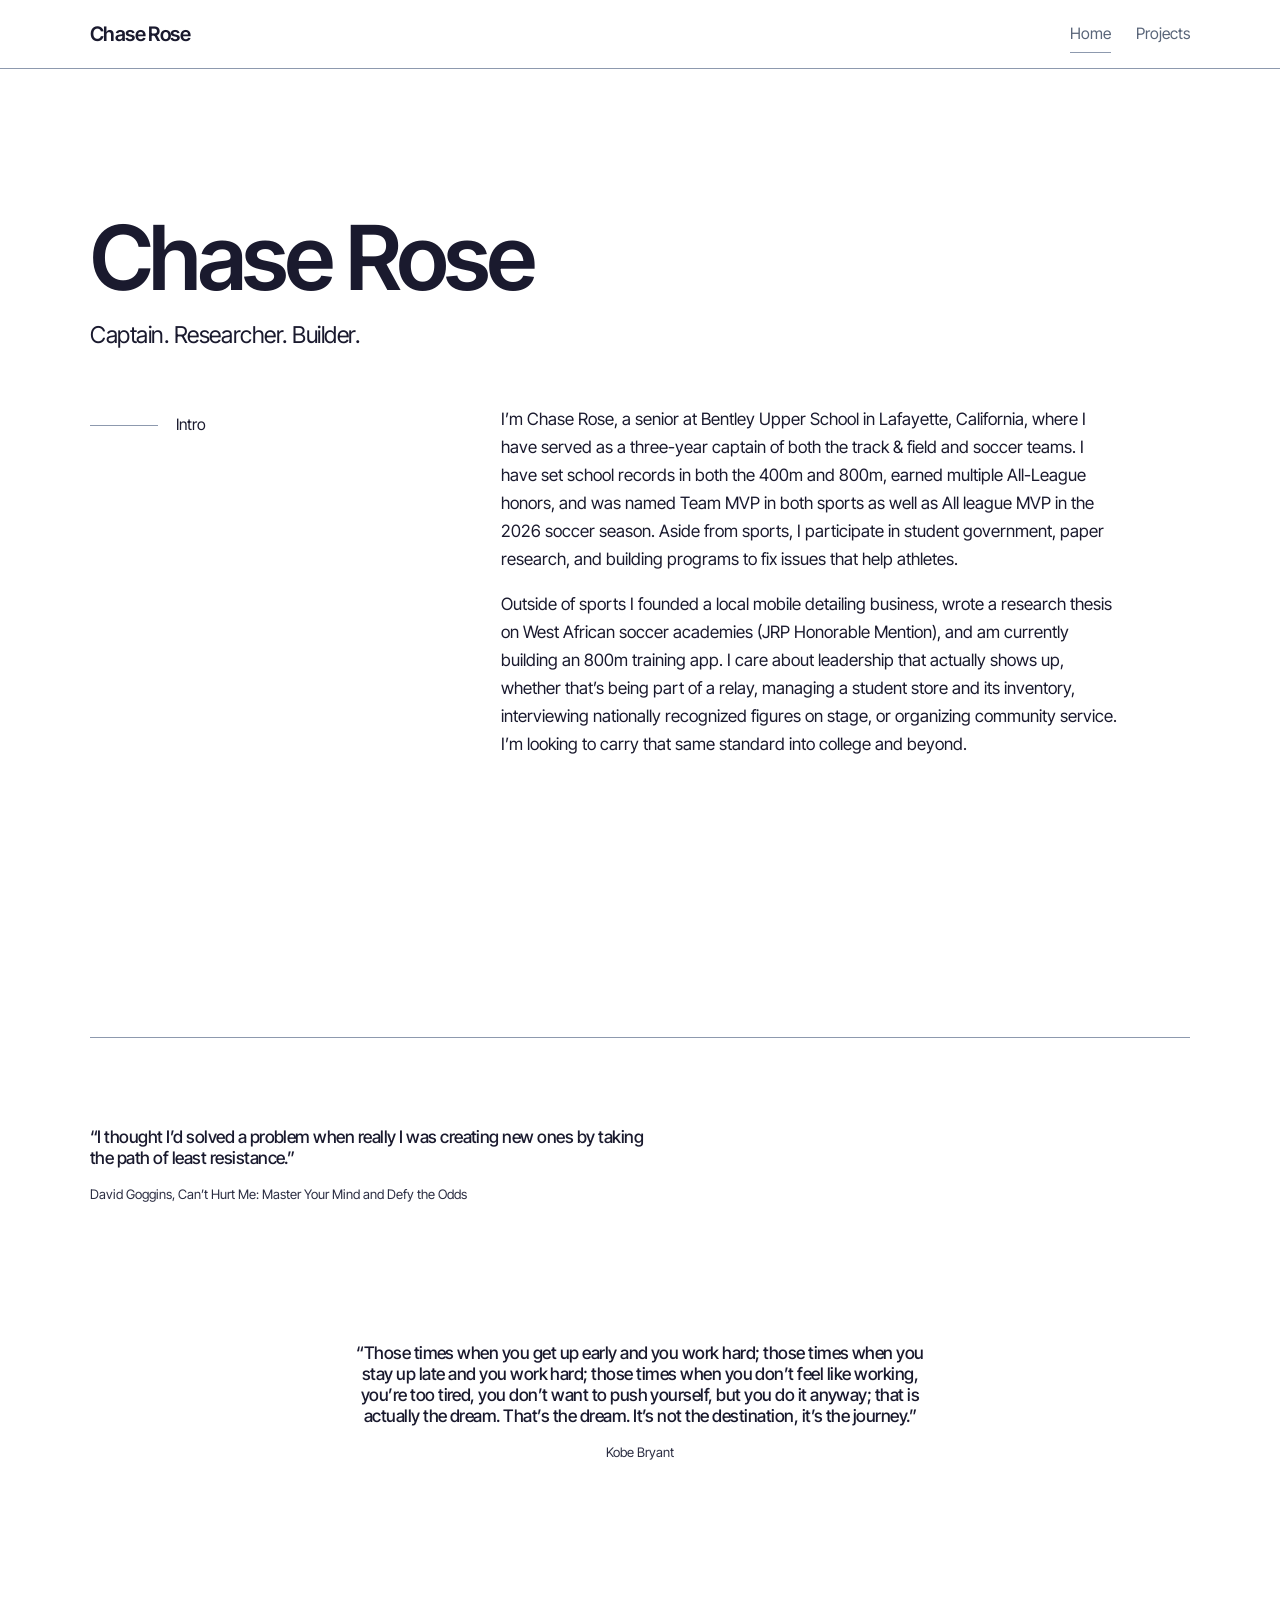
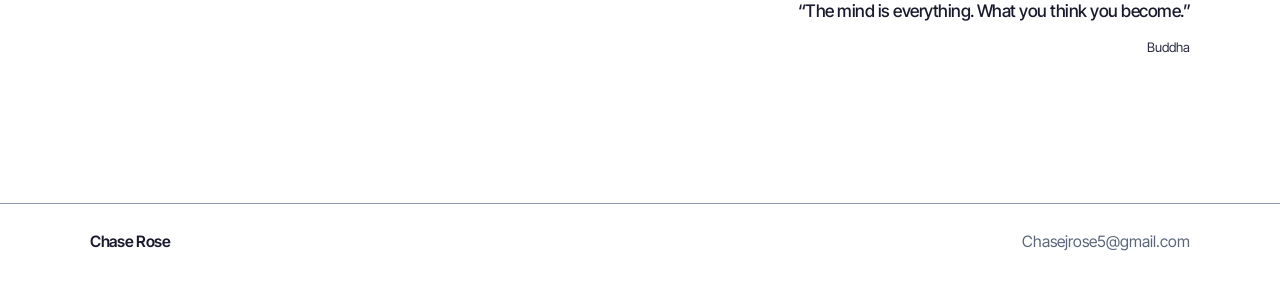
<file: index.html>
<!DOCTYPE html>
<html lang="en">
<head>
  <meta charset="UTF-8">
  <meta name="viewport" content="width=device-width, initial-scale=1">
  <title>Chase Rose</title>
  <meta name="description" content="Personal portfolio of Chase Rose. An origin story, what he is building, and life on the track and the field.">
  <meta name="theme-color" content="#FFFFFF">
  <link rel="icon" href="favicon.svg" type="image/svg+xml">
  <link rel="preconnect" href="https://fonts.googleapis.com">
  <link rel="preconnect" href="https://fonts.gstatic.com" crossorigin>
  <link href="https://fonts.googleapis.com/css2?family=Inter+Tight:ital,wght@0,400;0,500;0,600;1,400;1,500&display=swap" rel="stylesheet">
  <link rel="stylesheet" href="css/styles.css">
  <script>
    if (window.matchMedia("(prefers-reduced-motion: no-preference)").matches) {
      document.documentElement.classList.add("js");
    }
  </script>
</head>
<body>
  <a class="skip" href="#main">Skip to content</a>

  <!-- EDIT: name (also in the footer and the <title>) and email -->
  <header class="site-header">
    <div class="header-inner wrap">
      <a class="brand" href="index.html">Chase Rose</a>
      <button class="nav-toggle" type="button" aria-expanded="false" aria-controls="site-nav">
        <span class="sr-only">Menu</span>
        <span class="bars" aria-hidden="true"></span>
      </button>
      <nav class="site-nav" id="site-nav" aria-label="Primary">
        <ul class="nav-links">
          <li><a href="index.html" aria-current="page">Home</a></li>
          <li><a href="projects.html">Projects</a></li>
        </ul>
      </nav>
    </div>
  </header>

  <main id="main">
    <div class="wrap">
      <div class="home-fold">
        <section class="hero">
          <!-- EDIT: name -->
          <h1 class="rise">Chase Rose</h1>
          <!-- EDIT: tagline -->
          <p class="tagline rise d1">Captain. Researcher. Builder.</p>
        </section>

        <section class="intro" aria-labelledby="intro-label">
          <div class="intro-kicker reveal">
            <span class="rule" aria-hidden="true"></span>
            <span id="intro-label">Intro</span>
          </div>
          <div class="intro-copy stagger">
            <!-- EDIT: bio -->
            <p class="reveal">I’m Chase Rose, a senior at Bentley Upper School in Lafayette, California, where I have served as a three-year captain of both the track &amp; field and soccer teams. I have set school records in both the 400m and 800m, earned multiple All-League honors, and was named Team MVP in both sports as well as All league MVP in the 2026 soccer season. Aside from sports, I participate in student government, paper research, and building programs to fix issues that help athletes.</p>
            <p class="reveal">Outside of sports I founded a local mobile detailing business, wrote a research thesis on West African soccer academies (JRP Honorable Mention), and am currently building an 800m training app. I care about leadership that actually shows up, whether that’s being part of a relay, managing a student store and its inventory, interviewing nationally recognized figures on stage, or organizing community service. I’m looking to carry that same standard into college and beyond.</p>
          </div>
        </section>

        <div class="scroll-hint" aria-hidden="true">&#8595;</div>
      </div>

      <!-- EDIT: quotes and attributions -->
      <section class="quotes stagger" aria-label="Quotes">
        <figure class="quote reveal">
          <blockquote>
            <p>&ldquo;I thought I&rsquo;d solved a problem when really I was creating new ones by taking the path of least resistance.&rdquo;</p>
          </blockquote>
          <figcaption>David Goggins, Can&rsquo;t Hurt Me: Master Your Mind and Defy the Odds</figcaption>
        </figure>
        <figure class="quote reveal">
          <blockquote>
            <p>&ldquo;Those times when you get up early and you work hard; those times when you stay up late and you work hard; those times when you don&rsquo;t feel like working, you&rsquo;re too tired, you don&rsquo;t want to push yourself, but you do it anyway; that is actually the dream. That&rsquo;s the dream. It&rsquo;s not the destination, it&rsquo;s the journey.&rdquo;</p>
          </blockquote>
          <figcaption>Kobe Bryant</figcaption>
        </figure>
        <figure class="quote reveal">
          <blockquote>
            <p>&ldquo;The mind is everything. What you think you become.&rdquo;</p>
          </blockquote>
          <figcaption>Buddha</figcaption>
        </figure>
      </section>
    </div>
  </main>

  <footer class="site-footer">
    <div class="wrap footer-inner">
      <!-- EDIT: name and email -->
      <p class="footer-name">Chase Rose</p>
      <a href="mailto:Chasejrose5@gmail.com">Chasejrose5@gmail.com</a>
    </div>
  </footer>

  <script src="js/main.js"></script>
</body>
</html>
</file>
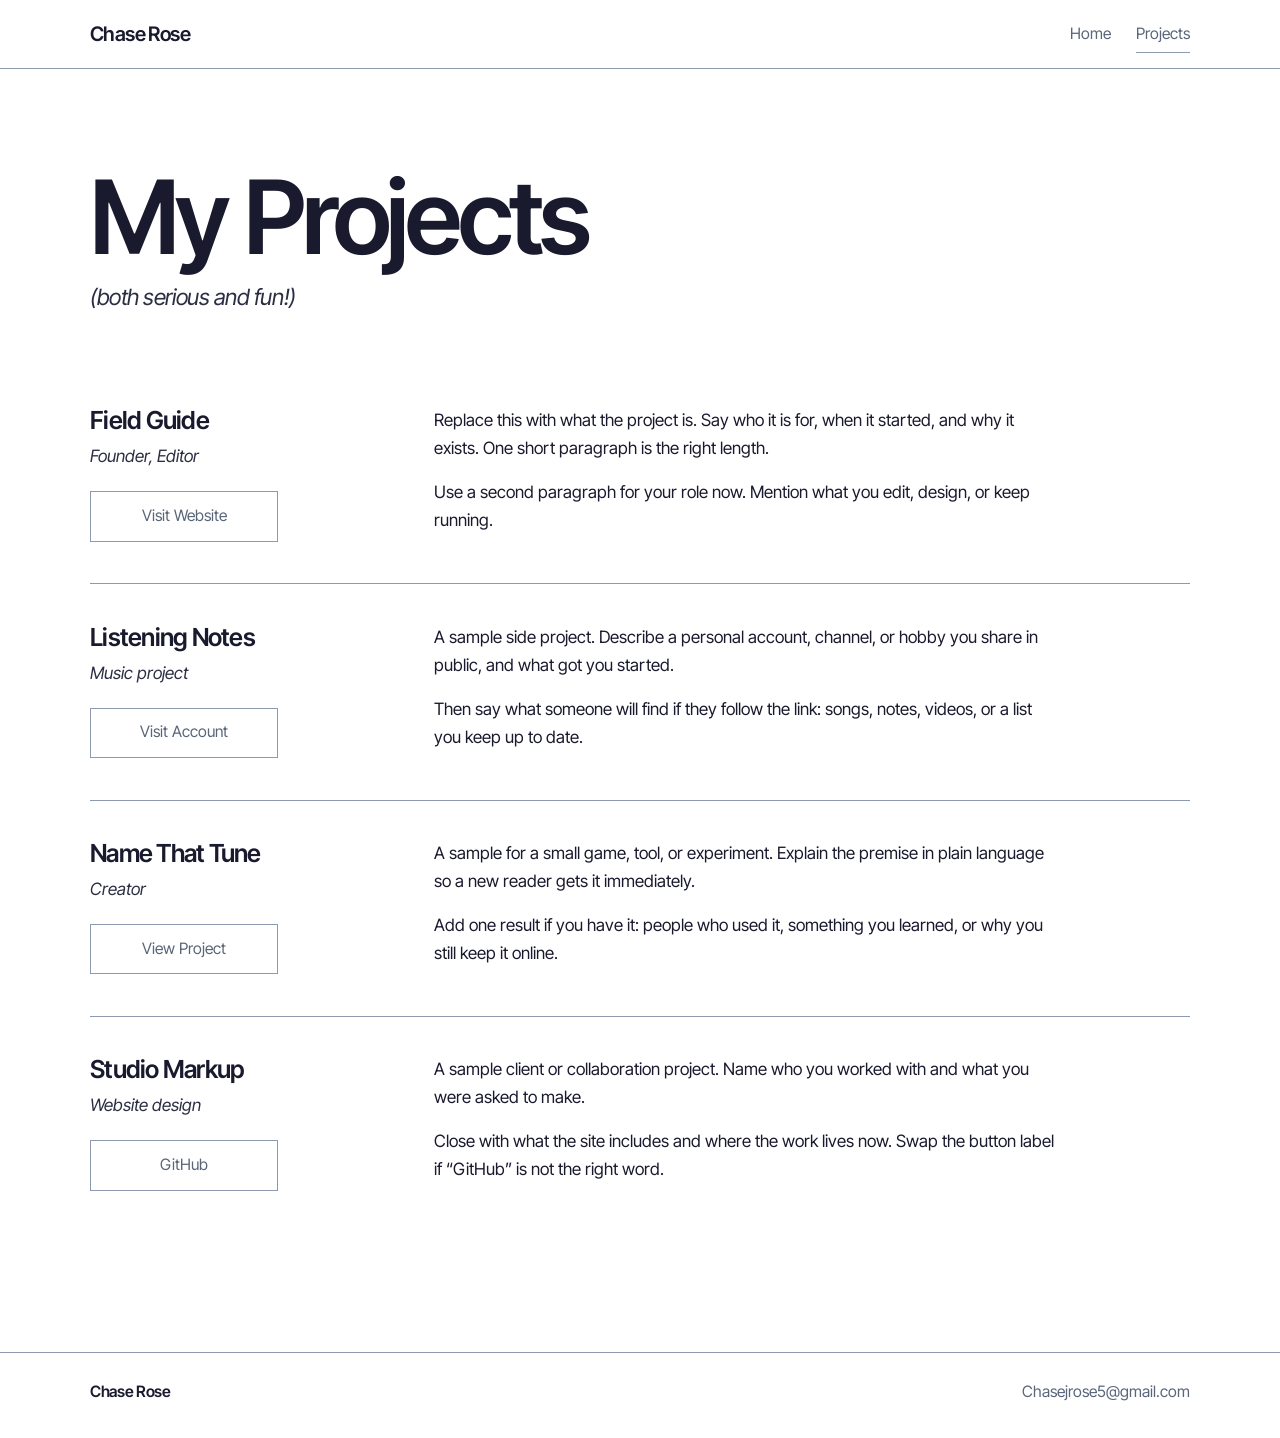
<file: projects.html>
<!DOCTYPE html>
<html lang="en">
<head>
  <meta charset="UTF-8">
  <meta name="viewport" content="width=device-width, initial-scale=1">
  <title>Projects — Chase Rose</title>
  <meta name="description" content="Selected projects by Chase Rose.">
  <meta name="theme-color" content="#FFFFFF">
  <link rel="icon" href="favicon.svg" type="image/svg+xml">
  <link rel="preconnect" href="https://fonts.googleapis.com">
  <link rel="preconnect" href="https://fonts.gstatic.com" crossorigin>
  <link href="https://fonts.googleapis.com/css2?family=Inter+Tight:ital,wght@0,400;0,500;0,600;1,400;1,500&display=swap" rel="stylesheet">
  <link rel="stylesheet" href="css/styles.css">
  <script>
    if (window.matchMedia("(prefers-reduced-motion: no-preference)").matches) {
      document.documentElement.classList.add("js");
    }
  </script>
</head>
<body>
  <a class="skip" href="#main">Skip to content</a>

  <!-- EDIT: name (also in the footer and the <title>) and email -->
  <header class="site-header">
    <div class="header-inner wrap">
      <a class="brand" href="index.html">Chase Rose</a>
      <button class="nav-toggle" type="button" aria-expanded="false" aria-controls="site-nav">
        <span class="sr-only">Menu</span>
        <span class="bars" aria-hidden="true"></span>
      </button>
      <nav class="site-nav" id="site-nav" aria-label="Primary">
        <ul class="nav-links">
          <li><a href="index.html">Home</a></li>
          <li><a href="projects.html" aria-current="page">Projects</a></li>
        </ul>
      </nav>
    </div>
  </header>

  <main id="main">
    <div class="wrap">
      <header class="page-head">
        <h1 class="page-title rise">My Projects</h1>
        <p class="page-kicker rise d1">(both serious and fun!)</p>
      </header>

      <!-- EDIT: each project is one <article>. Change the title, role, paragraphs, link text, and href. -->
      <div class="project-list">
        <article class="project reveal">
          <div class="project-meta">
            <h2>Field Guide</h2>
            <p class="role">Founder, Editor</p>
            <a class="text-btn" href="https://github.com" target="_blank" rel="noopener noreferrer">Visit Website<span class="sr-only"> (opens in a new tab)</span></a>
          </div>
          <div class="project-body">
            <p>Replace this with what the project is. Say who it is for, when it started, and why it exists. One short paragraph is the right length.</p>
            <p>Use a second paragraph for your role now. Mention what you edit, design, or keep running.</p>
          </div>
        </article>

        <article class="project reveal">
          <div class="project-meta">
            <h2>Listening Notes</h2>
            <p class="role">Music project</p>
            <a class="text-btn" href="https://www.instagram.com" target="_blank" rel="noopener noreferrer">Visit Account<span class="sr-only"> (opens in a new tab)</span></a>
          </div>
          <div class="project-body">
            <p>A sample side project. Describe a personal account, channel, or hobby you share in public, and what got you started.</p>
            <p>Then say what someone will find if they follow the link: songs, notes, videos, or a list you keep up to date.</p>
          </div>
        </article>

        <article class="project reveal">
          <div class="project-meta">
            <h2>Name That Tune</h2>
            <p class="role">Creator</p>
            <a class="text-btn" href="https://codepen.io" target="_blank" rel="noopener noreferrer">View Project<span class="sr-only"> (opens in a new tab)</span></a>
          </div>
          <div class="project-body">
            <p>A sample for a small game, tool, or experiment. Explain the premise in plain language so a new reader gets it immediately.</p>
            <p>Add one result if you have it: people who used it, something you learned, or why you still keep it online.</p>
          </div>
        </article>

        <article class="project reveal">
          <div class="project-meta">
            <h2>Studio Markup</h2>
            <p class="role">Website design</p>
            <a class="text-btn" href="https://github.com" target="_blank" rel="noopener noreferrer">GitHub<span class="sr-only"> (opens in a new tab)</span></a>
          </div>
          <div class="project-body">
            <p>A sample client or collaboration project. Name who you worked with and what you were asked to make.</p>
            <p>Close with what the site includes and where the work lives now. Swap the button label if &ldquo;GitHub&rdquo; is not the right word.</p>
          </div>
        </article>
      </div>
    </div>
  </main>

  <footer class="site-footer">
    <div class="wrap footer-inner">
      <!-- EDIT: name and email -->
      <p class="footer-name">Chase Rose</p>
      <a href="mailto:Chasejrose5@gmail.com">Chasejrose5@gmail.com</a>
    </div>
  </footer>

  <script src="js/main.js"></script>
</body>
</html>
</file>
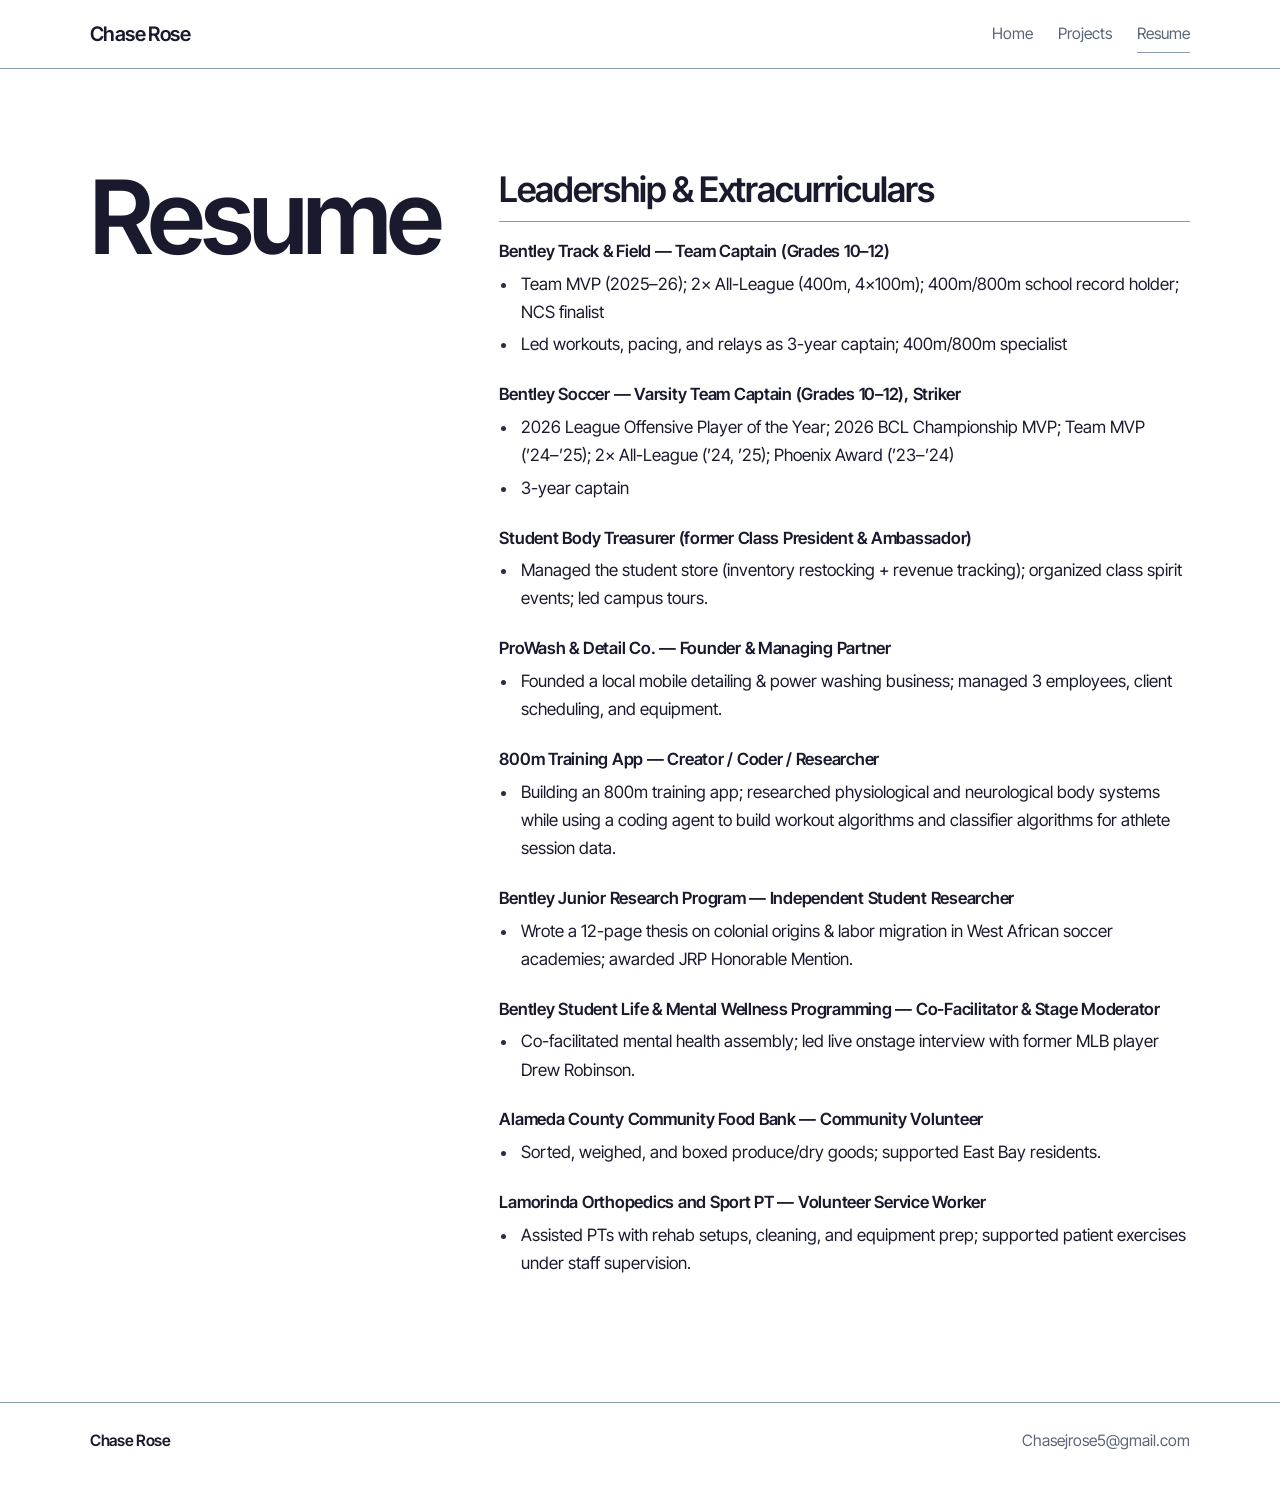
<file: resume.html>
<!DOCTYPE html>
<html lang="en">
<head>
  <meta charset="UTF-8">
  <meta name="viewport" content="width=device-width, initial-scale=1">
  <title>Resume — Chase Rose</title>
  <meta name="description" content="Resume of Chase Rose. Leadership, projects, and the rest of what he does.">
  <meta name="theme-color" content="#FFFFFF">
  <link rel="icon" href="favicon.svg" type="image/svg+xml">
  <link rel="preconnect" href="https://fonts.googleapis.com">
  <link rel="preconnect" href="https://fonts.gstatic.com" crossorigin>
  <link href="https://fonts.googleapis.com/css2?family=Inter+Tight:ital,wght@0,400;0,500;0,600;1,400;1,500&display=swap" rel="stylesheet">
  <link rel="stylesheet" href="css/styles.css">
  <script>
    if (window.matchMedia("(prefers-reduced-motion: no-preference)").matches) {
      document.documentElement.classList.add("js");
    }
  </script>
</head>
<body>
  <a class="skip" href="#main">Skip to content</a>

  <!-- EDIT: name (also in the footer and the <title>) and email -->
  <header class="site-header">
    <div class="header-inner wrap">
      <a class="brand" href="index.html">Chase Rose</a>
      <button class="nav-toggle" type="button" aria-expanded="false" aria-controls="site-nav">
        <span class="sr-only">Menu</span>
        <span class="bars" aria-hidden="true"></span>
      </button>
      <nav class="site-nav" id="site-nav" aria-label="Primary">
        <ul class="nav-links">
          <li><a href="index.html">Home</a></li>
          <li><a href="projects.html">Projects</a></li>
          <li><a href="resume.html" aria-current="page">Resume</a></li>
        </ul>
      </nav>
    </div>
  </header>

  <main id="main">
    <div class="wrap resume-layout">
      <div class="resume-title">
        <h1 class="page-title rise">Resume</h1>
      </div>

      <!-- EDIT: resume entries. Bold names are the h3s. Bullets are the list items. -->
      <div class="resume-sections">
        <section class="resume-section" aria-labelledby="leadership">
          <h2 id="leadership" class="reveal">Leadership &amp; Extracurriculars</h2>

          <article class="entry">
            <h3>Bentley Track &amp; Field — Team Captain (Grades 10–12)</h3>
            <ul class="stagger">
              <li class="reveal">Team MVP (2025–26); 2× All-League (400m, 4×100m); 400m/800m school record holder; NCS finalist</li>
              <li class="reveal">Led workouts, pacing, and relays as 3-year captain; 400m/800m specialist</li>
            </ul>
          </article>

          <article class="entry">
            <h3>Bentley Soccer — Varsity Team Captain (Grades 10–12), Striker</h3>
            <ul class="stagger">
              <li class="reveal">2026 League Offensive Player of the Year; 2026 BCL Championship MVP; Team MVP (’24–’25); 2× All-League (’24, ’25); Phoenix Award (’23–’24)</li>
              <li class="reveal">3-year captain</li>
            </ul>
          </article>

          <article class="entry">
            <h3>Student Body Treasurer (former Class President &amp; Ambassador)</h3>
            <ul class="stagger">
              <li class="reveal">Managed the student store (inventory restocking + revenue tracking); organized class spirit events; led campus tours.</li>
            </ul>
          </article>

          <article class="entry">
            <h3>ProWash &amp; Detail Co. — Founder &amp; Managing Partner</h3>
            <ul class="stagger">
              <li class="reveal">Founded a local mobile detailing &amp; power washing business; managed 3 employees, client scheduling, and equipment.</li>
            </ul>
          </article>

          <article class="entry">
            <h3>800m Training App — Creator / Coder / Researcher</h3>
            <ul class="stagger">
              <li class="reveal">Building an 800m training app; researched physiological and neurological body systems while using a coding agent to build workout algorithms and classifier algorithms for athlete session data.</li>
            </ul>
          </article>

          <article class="entry">
            <h3>Bentley Junior Research Program — Independent Student Researcher</h3>
            <ul class="stagger">
              <li class="reveal">Wrote a 12-page thesis on colonial origins &amp; labor migration in West African soccer academies; awarded JRP Honorable Mention.</li>
            </ul>
          </article>

          <article class="entry">
            <h3>Bentley Student Life &amp; Mental Wellness Programming — Co-Facilitator &amp; Stage Moderator</h3>
            <ul class="stagger">
              <li class="reveal">Co-facilitated mental health assembly; led live onstage interview with former MLB player Drew Robinson.</li>
            </ul>
          </article>

          <article class="entry">
            <h3>Alameda County Community Food Bank — Community Volunteer</h3>
            <ul class="stagger">
              <li class="reveal">Sorted, weighed, and boxed produce/dry goods; supported East Bay residents.</li>
            </ul>
          </article>

          <article class="entry">
            <h3>Lamorinda Orthopedics and Sport PT — Volunteer Service Worker</h3>
            <ul class="stagger">
              <li class="reveal">Assisted PTs with rehab setups, cleaning, and equipment prep; supported patient exercises under staff supervision.</li>
            </ul>
          </article>
        </section>
      </div>
    </div>
  </main>

  <footer class="site-footer">
    <div class="wrap footer-inner">
      <!-- EDIT: name and email -->
      <p class="footer-name">Chase Rose</p>
      <a href="mailto:Chasejrose5@gmail.com">Chasejrose5@gmail.com</a>
    </div>
  </footer>

  <script src="js/main.js"></script>
</body>
</html>
</file>
<file: css/styles.css>
/* ============================================================
   Portfolio styles
   Colors, type, and motion live in :root.
   ============================================================ */

:root {
  --bg: #FFFFFF;
  --bg-elevated: #FFFFFF;
  --text: #1A1A2E;
  --muted: #2B2D42;
  --accent: #596579;
  --accent-hover: #2B2D42;
  --line: #8D99AE;
  --btn-hover-bg: #8D99AE;
  --btn-hover-text: #FFFFFF;
  --ease: cubic-bezier(0.22, 1, 0.36, 1);
  --header: 4.25rem;
  --measure: 62ch;
  --max: 1100px;
  color-scheme: light;
}

*,
*::before,
*::after {
  box-sizing: border-box;
}

html {
  scroll-behavior: smooth;
  background: #FFFFFF;
  color: #1A1A2E;
}

body {
  margin: 0;
  min-height: 100vh;
  display: flex;
  flex-direction: column;
  background: #FFFFFF;
  color: #1A1A2E;
  font-family: "Inter Tight", Inter, "Segoe UI", system-ui, sans-serif;
  font-size: 1.0625rem;
  line-height: 1.65;
  text-rendering: optimizeLegibility;
  -webkit-font-smoothing: antialiased;
}

main {
  flex: 1;
}

h1,
h2,
h3,
p,
ul,
figure,
blockquote {
  margin: 0;
}

h1,
h2,
h3,
p,
li {
  color: #1A1A2E;
}

ul {
  padding: 0;
  list-style: none;
}

a {
  color: inherit;
}

img {
  max-width: 100%;
  display: block;
}

::selection {
  background: #8D99AE;
  color: #FFFFFF;
}

.skip {
  position: absolute;
  left: 1rem;
  top: -4rem;
  z-index: 50;
  padding: 0.5rem 0.75rem;
  background: #2B2D42;
  color: #FFFFFF;
  text-decoration: none;
}

.skip:focus {
  top: 0.75rem;
}

.sr-only {
  position: absolute;
  width: 1px;
  height: 1px;
  padding: 0;
  margin: -1px;
  overflow: hidden;
  clip: rect(0, 0, 0, 0);
  white-space: nowrap;
  border: 0;
}

.wrap {
  width: min(var(--max), calc(100% - 2rem));
  margin-inline: auto;
}

/* Header
   ------------------------------------------------------------ */

.site-header {
  position: sticky;
  top: 0;
  z-index: 30;
  background: #FFFFFF;
  border-bottom: 1px solid #8D99AE;
}

.header-inner {
  position: relative;
  min-height: var(--header);
  display: flex;
  align-items: center;
  justify-content: space-between;
  gap: 1rem;
}

.brand {
  color: #1A1A2E;
  font-size: 1.25rem;
  font-weight: 600;
  letter-spacing: -0.03em;
  text-decoration: none;
  transition: color 0.2s ease;
}

.brand:hover {
  color: #2B2D42;
}

.nav-toggle {
  display: none;
  width: 2.75rem;
  height: 2.75rem;
  align-items: center;
  justify-content: center;
  padding: 0;
  border: 0;
  background: transparent;
  color: inherit;
  cursor: pointer;
}

.bars,
.bars::before,
.bars::after {
  display: block;
  width: 1.15rem;
  height: 1.5px;
  background: #2B2D42;
  position: relative;
  transition: transform 0.25s var(--ease), opacity 0.2s ease, background-color 0.2s ease;
}

.bars::before,
.bars::after {
  content: "";
  position: absolute;
  left: 0;
}

.bars::before {
  top: -6px;
}

.bars::after {
  top: 6px;
}

.nav-toggle[aria-expanded="true"] .bars {
  background: transparent;
}

.nav-toggle[aria-expanded="true"] .bars::before {
  top: 0;
  transform: rotate(45deg);
}

.nav-toggle[aria-expanded="true"] .bars::after {
  top: 0;
  transform: rotate(-45deg);
}

.nav-links {
  display: flex;
  align-items: center;
  gap: 1.55rem;
  margin: 0;
  padding: 0;
  list-style: none;
}

.nav-links a {
  position: relative;
  display: inline-block;
  padding: 0.2rem 0;
  color: var(--accent);
  font-size: 0.98rem;
  text-decoration: none;
  transition: color 0.22s ease;
}

.nav-links a:hover,
.nav-links a:focus-visible {
  color: var(--accent-hover);
}

.nav-links a::after {
  content: "";
  position: absolute;
  left: 0;
  bottom: -0.15rem;
  width: 100%;
  height: 1px;
  background: #8D99AE;
  transform: scaleX(0);
  transform-origin: left center;
  transition: transform 0.28s var(--ease);
}

.nav-links a:hover::after,
.nav-links a:focus-visible::after,
.nav-links a[aria-current="page"]::after {
  transform: scaleX(1);
}

.nav-links a:hover::after,
.nav-links a:focus-visible::after {
  background: #8D99AE;
}

a:focus-visible,
.nav-toggle:focus-visible {
  outline: 2px solid #8D99AE;
  outline-offset: 3px;
}

/* Home
   ------------------------------------------------------------ */

.hero {
  display: grid;
  grid-template-columns: minmax(0, 1fr) auto;
  grid-template-areas:
    "name photo"
    "tag photo";
  align-items: center;
  column-gap: clamp(1.5rem, 4vw, 3.5rem);
  row-gap: 1.15rem;
  padding-top: clamp(1.5rem, 4vh, 3rem);
  padding-bottom: clamp(2.75rem, 6vh, 4.5rem);
}

.hero h1 {
  grid-area: name;
  align-self: end;
  min-width: 0;
  font-size: clamp(3.2rem, 7.2vw, 5.6rem);
  font-weight: 600;
  letter-spacing: -0.04em;
  line-height: 0.94;
}

.hero .tagline {
  grid-area: tag;
  align-self: start;
  margin-top: 0;
}

.hero .portrait-wrap,
.hero .home-portrait {
  grid-area: photo;
  justify-self: end;
}

.hero .home-portrait {
  width: min(23.5rem, 100%);
}

.page-title {
  font-size: clamp(3.4rem, 9vw, 6.4rem);
  font-weight: 600;
  letter-spacing: -0.04em;
  line-height: 0.94;
}

.tagline {
  max-width: 28ch;
  margin-top: 1.15rem;
  font-size: clamp(1.2rem, 2vw, 1.45rem);
  line-height: 1.4;
  letter-spacing: -0.02em;
}

/* First screen is the name, portrait, and tagline.
   The arrow is pinned to the viewport and fades on scroll. */
.home-fold {
  min-height: calc(100vh - var(--header));
  min-height: calc(100svh - var(--header));
  display: flex;
  flex-direction: column;
  justify-content: center;
}

.scroll-hint {
  position: fixed;
  z-index: 20;
  left: 0;
  right: 0;
  bottom: clamp(1rem, 3.5vh, 2rem);
  margin: 0;
  color: var(--accent);
  font-family: "Inter Tight", Inter, "Segoe UI", system-ui, sans-serif;
  font-size: 1.55rem;
  font-weight: 400;
  line-height: 1;
  text-align: center;
  font-variant-emoji: text;
  pointer-events: none;
  user-select: none;
  transition: opacity 0.45s var(--ease);
}

/* On short or narrow screens the intro still reaches the pinned arrow.
   A full-width fade keeps the mark clear, and it leaves with the arrow. */
@media (max-width: 860px), (max-height: 740px) {
  .scroll-hint::before {
    content: "";
    position: fixed;
    z-index: -1;
    left: 0;
    right: 0;
    bottom: 0;
    height: 6.25rem;
    background: linear-gradient(to top, #ffffff 0 62%, rgba(255, 255, 255, 0) 100%);
    pointer-events: none;
  }
}

.scroll-hint.is-away {
  opacity: 0;
}

.intro {
  display: grid;
  grid-template-columns: minmax(10rem, 0.72fr) minmax(0, 1.35fr);
  gap: 1.25rem 2.75rem;
  align-items: start;
  padding-bottom: clamp(1rem, 3vw, 2rem);
}

.intro-aside {
  display: flex;
  flex-direction: column;
  align-items: flex-start;
  gap: 1.15rem;
  min-width: 0;
}

.home-portrait {
  width: min(23.5rem, 100%);
  margin: 0;
  border: 1px solid rgba(141, 153, 174, 0.45);
  background: #ffffff;
}

.home-portrait img {
  width: 100%;
  height: auto;
}

.intro-kicker {
  display: flex;
  align-items: center;
  gap: 1.15rem;
  padding-top: 0.45rem;
  font-size: 0.98rem;
}

.rule {
  width: 4.25rem;
  height: 1px;
  background: #8D99AE;
  flex: none;
}

.intro-copy {
  max-width: var(--measure);
}

.intro-copy p + p,
.project-body p + p {
  margin-top: 1rem;
}

.quotes {
  margin-top: clamp(5rem, 12vw, 8.5rem);
  padding-top: clamp(3.25rem, 8vw, 5.5rem);
  padding-bottom: clamp(1.5rem, 4vw, 2.5rem);
  border-top: 1px solid #8D99AE;
  display: grid;
  grid-template-columns: minmax(0, 1fr);
  gap: clamp(5rem, 12vw, 8.5rem);
  min-width: 0;
}

/* Story sections
   ------------------------------------------------------------ */

.story-section {
  margin-top: clamp(4.25rem, 9vw, 7rem);
  padding-top: clamp(1.35rem, 3vw, 2rem);
  border-top: 1px solid #8D99AE;
  scroll-margin-top: calc(var(--header) + 0.75rem);
}

.story-section h2 {
  margin-bottom: 1.15rem;
  font-size: clamp(1.7rem, 3vw, 2.2rem);
  font-weight: 600;
  letter-spacing: -0.03em;
  line-height: 1.15;
}

.story-copy {
  max-width: var(--measure);
}

.story-copy p + p,
.field-card p,
.build-body {
  margin-top: 0;
}

.story-copy p + p {
  margin-top: 1rem;
}

.build-grid,
.field-grid,
.story-grid {
  display: grid;
  gap: 1.25rem 1.5rem;
}

.build-grid,
.field-grid {
  grid-template-columns: repeat(2, minmax(0, 1fr));
}

.story-grid {
  grid-template-columns: repeat(3, minmax(0, 1fr));
}

.build-card {
  display: flex;
  flex-direction: column;
  min-width: 0;
  border: 1px solid rgba(141, 153, 174, 0.45);
  background: #FFFFFF;
}

.build-card-link {
  display: flex;
  flex-direction: column;
  gap: 0.75rem;
  flex: 1;
  padding-bottom: 0.15rem;
  color: inherit;
  text-decoration: none;
}

.build-card-link:hover .build-headline,
.build-card-link:focus-visible .build-headline {
  color: #2B2D42;
}

.build-media {
  display: block;
  aspect-ratio: 16 / 10;
  overflow: hidden;
  border-bottom: 1px solid rgba(141, 153, 174, 0.45);
  background: #FFFFFF;
}

.build-media img {
  width: 100%;
  height: 100%;
  object-fit: cover;
}

.build-media.is-mark {
  display: grid;
  place-items: center;
}

.build-media.is-mark img {
  width: min(16rem, 78%);
  height: auto;
  object-fit: contain;
  padding: 1.1rem;
}

.build-kicker,
.build-headline,
.build-body,
.build-more,
.race-countdown {
  margin-inline: 1.1rem;
}

.build-kicker {
  color: var(--accent);
  font-size: 0.78rem;
  font-weight: 600;
  letter-spacing: 0.08em;
  line-height: 1.3;
  text-transform: uppercase;
}

.build-headline {
  font-size: clamp(1.25rem, 2vw, 1.5rem);
  font-weight: 500;
  font-style: italic;
  letter-spacing: -0.03em;
  line-height: 1.25;
}

.build-body,
.field-card p,
.story-lead,
.story-card p,
.fun-facts li {
  color: #1A1A2E;
  font-size: 1.02rem;
  letter-spacing: -0.015em;
  line-height: 1.6;
}

.build-more {
  color: #2B2D42;
  font-size: 0.92rem;
  text-decoration: underline;
  text-decoration-thickness: 1px;
  text-underline-offset: 3px;
}

.build-card .work-linkline {
  margin: 0.85rem 1.1rem 1.1rem;
}

.race-countdown {
  display: flex;
  flex-direction: column;
  gap: 0.15rem;
}

.race-count {
  color: #1A1A2E;
  font-size: clamp(2.4rem, 4vw, 3.4rem);
  font-weight: 600;
  letter-spacing: -0.04em;
  line-height: 0.95;
  font-variant-numeric: tabular-nums;
}

.race-rest {
  color: #2B2D42;
  font-size: 0.95rem;
  line-height: 1.4;
}

.field-card h3,
.story-card h3 {
  font-size: 1.15rem;
  font-weight: 600;
  letter-spacing: -0.02em;
  line-height: 1.3;
}

.field-card p {
  margin-top: 0.55rem;
}

.fun-facts {
  display: grid;
  grid-template-columns: repeat(3, minmax(0, 1fr));
  gap: 0.9rem;
  max-width: none;
  padding: 0;
  list-style: none;
}

.fun-facts li {
  padding: 0;
  min-width: 0;
}

.fun-facts li.soon {
  grid-column: auto;
}

.story-lead {
  max-width: var(--measure);
  margin-bottom: 1.15rem;
}

.soon {
  background: #f7f8fa;
  border: 1px dashed #8D99AE;
  color: #596579;
}

.soon-label {
  display: block;
  margin-bottom: 0.4rem;
  color: #596579;
  font-size: 0.72rem;
  font-weight: 600;
  letter-spacing: 0.08em;
  line-height: 1.3;
  text-transform: uppercase;
}

.fun-facts li.soon {
  margin-top: 0.75rem;
  padding: 0.9rem 1rem;
  border: 1px dashed #8D99AE;
}

.fun-facts li.soon + li.soon {
  border-top: 1px dashed #8D99AE;
}

.soon .soon-text,
.story-card.soon p,
.video-slot.soon p {
  color: #596579;
}

.story-card.soon {
  min-height: 9.5rem;
  padding: 1.1rem 1.15rem 1.2rem;
}

.story-card.soon h3 {
  color: #596579;
  font-style: italic;
  font-weight: 500;
}

.video-slot.soon {
  display: grid;
  place-items: center;
  align-content: center;
  gap: 0.35rem;
  width: min(100%, 46rem);
  min-height: 14rem;
  aspect-ratio: 16 / 9;
  padding: 1.5rem;
  text-align: center;
}

.video-slot.soon .soon-label {
  margin-bottom: 0;
}

.story-section .quotes {
  margin-top: 0.35rem;
  padding-top: 0;
  border-top: 0;
}

.contact-links {
  display: flex;
  flex-wrap: wrap;
  gap: 0.55rem 1.4rem;
  max-width: var(--measure);
}

.contact-links a {
  color: var(--accent);
  text-decoration: none;
  border-bottom: 1px solid transparent;
}

.contact-links a:hover,
.contact-links a:focus-visible {
  color: #2B2D42;
  border-bottom-color: #8D99AE;
}

.quote {
  width: min(36rem, 78%);
  max-width: 100%;
  min-width: 0;
}

.quote:nth-child(1) {
  justify-self: start;
  text-align: left;
}

.quote:nth-child(2) {
  justify-self: center;
  text-align: center;
}

.quote:nth-child(3) {
  justify-self: end;
  text-align: right;
}

.quote p {
  font-size: clamp(1.02rem, 1.35vw, 1.18rem);
  font-weight: 500;
  letter-spacing: -0.03em;
  line-height: 1.22;
}

.quote figcaption {
  margin-top: 1rem;
  color: #2B2D42;
  font-size: 0.82rem;
}

/* Inner pages
   ------------------------------------------------------------ */

.page-head {
  padding-top: clamp(3.25rem, 8vw, 6.25rem);
  padding-bottom: clamp(2rem, 5vw, 3.25rem);
}

.page-kicker {
  margin-top: 0.85rem;
  color: #2B2D42;
  font-size: clamp(1.15rem, 2vw, 1.4rem);
  font-style: italic;
  font-weight: 400;
  letter-spacing: -0.02em;
}

.project-list {
  padding-bottom: 1rem;
}

.project {
  display: grid;
  grid-template-columns: minmax(13.5rem, 18.5rem) minmax(0, 1fr);
  gap: 1.5rem 3rem;
  align-items: start;
  padding: 2.4rem 0 2.6rem;
}

.project + .project {
  border-top: 1px solid #8D99AE;
}

.project h2 {
  font-size: clamp(1.3rem, 2vw, 1.55rem);
  font-weight: 600;
  letter-spacing: -0.03em;
  line-height: 1.2;
}

.role {
  margin-top: 0.4rem;
  margin-bottom: 1.3rem;
  color: #2B2D42;
  font-style: italic;
}

.project-body {
  max-width: var(--measure);
  color: #1A1A2E;
}

.text-btn {
  display: inline-flex;
  align-items: center;
  justify-content: center;
  min-width: 11.75rem;
  min-height: 3.15rem;
  padding: 0.8rem 1.4rem;
  border: 1px solid var(--line);
  background: transparent;
  color: var(--accent);
  text-decoration: none;
  font-size: 0.98rem;
  line-height: 1.2;
  transition: background-color 0.22s var(--ease), color 0.22s var(--ease);
}

.text-btn:hover,
.text-btn:focus-visible {
  background: var(--accent);
  border-color: var(--accent);
  color: #FFFFFF;
}

.project-meta {
  display: flex;
  flex-direction: column;
  align-items: flex-start;
}

/* Resume
   ------------------------------------------------------------ */

.resume-layout {
  display: grid;
  grid-template-columns: minmax(12rem, 0.7fr) minmax(0, 1.35fr);
  gap: clamp(1.75rem, 4vw, 4.5rem);
  align-items: start;
  padding-top: clamp(3.25rem, 8vw, 6.25rem);
  padding-bottom: 1rem;
}

.resume-title {
  align-self: stretch;
}

.resume-contact {
  margin: 0.9rem 0 0;
  font-size: 0.98rem;
}

.resume-github {
  color: var(--accent);
  text-decoration: none;
  border-bottom: 1px solid transparent;
}

.resume-github:hover,
.resume-github:focus-visible {
  color: #2b2d42;
  border-bottom-color: #8d99ae;
}

@media (min-width: 861px) {
  .resume-title {
    position: sticky;
    top: calc(var(--header) + 1.75rem);
  }
}

.resume-section + .resume-section {
  margin-top: 2.85rem;
}

.resume-section h2 {
  font-size: clamp(1.7rem, 3vw, 2.2rem);
  font-weight: 600;
  letter-spacing: -0.03em;
  line-height: 1.15;
  padding-bottom: 0.7rem;
  border-bottom: 1px solid #8D99AE;
  margin-bottom: 1.15rem;
}

.entry + .entry {
  margin-top: 1.55rem;
}

.entry h3 {
  font-size: 1.05rem;
  font-weight: 600;
  letter-spacing: -0.015em;
  line-height: 1.35;
}

.degree {
  margin-top: 0.2rem;
}

.entry ul {
  margin-top: 0.45rem;
  padding-left: 1.15rem;
  list-style: disc;
}

.entry li {
  margin: 0.28rem 0;
  padding-left: 0.2rem;
}

.entry li::marker {
  color: #2B2D42;
}

/* Footer
   ------------------------------------------------------------ */

.site-footer {
  margin-top: clamp(4rem, 9vw, 6.5rem);
  padding: 1.6rem 0 2rem;
  border-top: 1px solid #8D99AE;
  color: #2B2D42;
  font-size: 0.98rem;
}

.footer-inner {
  display: flex;
  justify-content: space-between;
  align-items: baseline;
  gap: 1rem;
}

.footer-name {
  color: #1A1A2E;
  font-weight: 600;
  letter-spacing: -0.02em;
}

.footer-links {
  display: flex;
  flex-wrap: wrap;
  justify-content: flex-end;
  gap: 0.35rem 1.15rem;
  margin: 0;
}

.site-footer a {
  color: var(--accent);
  text-decoration: none;
  border-bottom: 1px solid transparent;
  transition: border-color 0.22s ease, color 0.22s ease;
}

.site-footer a:hover,
.site-footer a:focus-visible {
  color: var(--accent-hover);
  border-bottom-color: var(--accent-hover);
}

/* Projects
   Quiet index rows and a diary-scale detail column.
   Wide enough that two projects fill the screen, short of the old 68rem.
   Home keeps the rules above.
   ------------------------------------------------------------ */

.work-column {
  width: min(60rem, calc(100% - 3.5rem));
  margin-inline: auto;
  padding-top: clamp(2.4rem, 5.5vh, 3.75rem);
  padding-bottom: 1.5rem;
  transition: filter 0.32s var(--ease), opacity 0.32s var(--ease);
}

.work-kicker {
  margin: 0 0 1.35rem;
  font-size: clamp(2.1rem, 4vw, 3rem);
  font-weight: 600;
  font-style: normal;
  letter-spacing: -0.03em;
  line-height: 1.05;
  color: #1A1A2E;
}

.work-list {
  transition: filter 0.25s ease, opacity 0.25s ease;
}

.work-row {
  display: flex;
  align-items: center;
  gap: 1.6rem;
  padding: 1.35rem 0;
  color: #1A1A2E;
  text-decoration: none;
}

.work-row + .work-row {
  box-shadow: inset 0 1px 0 rgba(141, 153, 174, 0.35);
}

.work-row-main {
  flex: 1;
  min-width: 0;
  display: flex;
  flex-direction: column;
  gap: 0.3rem;
}

.work-row-heading {
  display: flex;
  align-items: baseline;
  justify-content: space-between;
  gap: 1rem;
}

.work-row-title {
  min-width: 0;
  font-size: clamp(1.2rem, 1.7vw, 1.5rem);
  font-weight: 500;
  letter-spacing: -0.02em;
  line-height: 1.25;
}

.work-row-blurb {
  max-width: 40rem;
  color: #2B2D42;
  font-size: 0.98rem;
  line-height: 1.45;
}

.work-live {
  color: var(--accent);
  font-size: 0.72rem;
  font-weight: 600;
  letter-spacing: 0.08em;
  text-transform: uppercase;
}

.work-row-dates {
  flex: none;
  color: var(--accent);
  font-size: 0.98rem;
  font-variant-numeric: tabular-nums;
  letter-spacing: -0.01em;
  white-space: nowrap;
}

.work-thumb {
  flex: none;
  width: clamp(11rem, 24vw, 20rem);
  aspect-ratio: 16 / 10;
  overflow: hidden;
  border: 1px solid rgba(141, 153, 174, 0.45);
  background: #FFFFFF;
  transition: transform 0.28s var(--ease);
}

.work-thumb img {
  width: 100%;
  height: 100%;
  object-fit: cover;
  object-position: center;
}

.ph {
  position: relative;
  display: grid;
  place-items: center;
  width: 100%;
  aspect-ratio: 16 / 10;
  background:
    linear-gradient(#8D99AE, #8D99AE) center / 1px 100% no-repeat,
    linear-gradient(#8D99AE, #8D99AE) center / 100% 1px no-repeat,
    var(--ph-fill, #eef1f4);
}

.work-thumb .ph {
  height: 100%;
  aspect-ratio: auto;
}

.ph-label {
  position: relative;
  z-index: 1;
  color: var(--accent);
  font-size: 0.72rem;
  font-weight: 500;
  letter-spacing: 0.12em;
  text-transform: uppercase;
}

.work-thumb .ph-label {
  position: absolute;
  width: 1px;
  height: 1px;
  padding: 0;
  margin: -1px;
  overflow: hidden;
  clip: rect(0, 0, 0, 0);
  white-space: nowrap;
  border: 0;
}

.work-backline {
  margin: 0 0 1.35rem;
}

.work-back {
  color: var(--accent);
  font-size: 0.92rem;
  text-decoration: none;
  border-bottom: 1px solid transparent;
}

.work-back:hover,
.work-back:focus-visible {
  color: #2B2D42;
  border-bottom-color: #8D99AE;
}

.work-hero {
  width: min(100%, 46rem);
  border: 1px solid rgba(141, 153, 174, 0.45);
  background: #FFFFFF;
}

.work-hero.is-mark {
  display: grid;
  place-items: center;
  padding: 1.85rem 1.5rem;
}

.work-hero.is-mark img {
  width: min(22rem, 78%);
  height: auto;
}

.work-thumb.is-mark img {
  object-fit: contain;
  padding: 0.85rem 1.1rem;
  background: #ffffff;
}

.work-hero .ph {
  display: grid;
}

.work-hero img,
.work-print img,
.work-flyer img {
  width: 100%;
  height: auto;
}

.work-title {
  margin: 1.35rem 0 0;
  color: #1A1A2E;
  font-size: clamp(1.9rem, 3.4vw, 2.4rem);
  font-weight: 500;
  font-style: italic;
  letter-spacing: -0.03em;
  line-height: 1.12;
}

.work-meta {
  margin: 0.4rem 0 0;
  color: var(--accent);
  font-size: 0.98rem;
  font-style: italic;
}

.work-linkline {
  display: flex;
  flex-wrap: wrap;
  gap: 0.35rem 1.25rem;
  margin: 0.85rem 0 0;
}

.work-link {
  color: #2B2D42;
  font-size: 0.92rem;
  text-decoration: underline;
  text-decoration-thickness: 1px;
  text-underline-offset: 3px;
}

.work-link:hover,
.work-link:focus-visible {
  color: #1A1A2E;
}

.work-story {
  display: flex;
  flex-direction: column;
  gap: 1.75rem;
  padding-top: 1.9rem;
}

.work-story p {
  max-width: 46rem;
  color: #1A1A2E;
  font-size: 1.02rem;
  letter-spacing: -0.015em;
  line-height: 1.6;
}

.work-ahead {
  width: min(100%, 46rem);
  margin-top: 0.4rem;
  padding-top: 1.6rem;
  border-top: 1px solid rgba(141, 153, 174, 0.45);
}

.work-ahead h2 {
  margin: 0;
  color: #1A1A2E;
  font-size: 1.15rem;
  font-weight: 500;
  font-style: italic;
  letter-spacing: -0.02em;
  line-height: 1.3;
}

.work-ahead p,
.work-ahead li {
  max-width: 46rem;
  color: #1A1A2E;
  font-size: 1.02rem;
  letter-spacing: -0.015em;
  line-height: 1.6;
}

.work-ahead p {
  margin: 0.85rem 0 0;
}

.work-ahead ul {
  margin: 0.85rem 0 0;
  padding-left: 1.15rem;
  list-style: disc;
}

.work-ahead li {
  margin: 0.45rem 0;
}

.work-ahead h3 {
  margin: 1.35rem 0 0;
  color: var(--accent);
  font-size: 0.78rem;
  font-weight: 600;
  letter-spacing: 0.08em;
  line-height: 1.3;
  text-transform: uppercase;
}

.work-ahead h3 + ul {
  margin-top: 0.4rem;
}

.work-frame {
  width: min(100%, 46rem);
  margin: 0;
}

.work-print {
  border: 1px solid rgba(141, 153, 174, 0.45);
  background: #FFFFFF;
}

.work-flyer {
  position: fixed;
  z-index: 80;
  margin: 0;
  pointer-events: none;
  box-sizing: border-box;
  animation: none !important;
  visibility: visible !important;
}

.work-flyer .ph {
  height: 100%;
  aspect-ratio: auto;
}

@media (hover: hover) and (prefers-reduced-motion: no-preference) {
  .work-row:hover .work-thumb {
    transform: scale(1.02);
  }
}

@media (max-width: 720px) {
  .work-column {
    width: min(60rem, calc(100% - 1.5rem));
  }

  .work-thumb {
    width: 7.25rem;
  }

  .work-row {
    gap: 1rem;
    padding: 0.9rem 0;
  }

  .work-row-title {
    font-size: 1.05rem;
  }

  .work-row-dates {
    font-size: 0.78rem;
  }
}

@media (max-width: 480px) {
  .work-row {
    align-items: flex-start;
    gap: 0.75rem;
  }

  .work-thumb {
    width: 4.25rem;
  }

  .work-row-heading {
    flex-direction: column;
    align-items: flex-start;
    gap: 0.15rem;
  }

  .work-row-title {
    font-size: 1rem;
  }

  .work-row-blurb {
    font-size: 0.9rem;
  }

  .work-row-dates {
    white-space: normal;
    font-size: 0.78rem;
  }
}

/* Motion
   Copy stays visible until the reveal observer is confirmed working.
   ------------------------------------------------------------ */

@media (prefers-reduced-motion: no-preference) {
  .rise {
    animation: rise 0.65s var(--ease) both;
  }

  .d1 {
    animation-delay: 80ms;
  }

  .d2 {
    animation-delay: 150ms;
  }

  .work-hero {
    animation: work-hero-in 0.55s var(--ease) both;
  }

  html.project-morphing .work-hero:not(.work-flyer),
  html.morph-done .work-hero {
    animation: none;
  }

  html.project-morphing .work-hero:not(.work-flyer) {
    visibility: hidden;
  }
}

@keyframes work-hero-in {
  from {
    opacity: 0;
    transform: scale(0.96);
  }
  to {
    opacity: 1;
    transform: none;
  }
}

@keyframes rise {
  from {
    opacity: 0;
    transform: translateY(12px);
  }
  to {
    opacity: 1;
    transform: none;
  }
}

.js-reveal .reveal {
  opacity: 0;
  transform: translateY(12px);
  transition: opacity 0.6s var(--ease), transform 0.6s var(--ease);
}

.js-reveal .reveal.is-in {
  opacity: 1;
  transform: none;
}

.js-reveal .stagger > .reveal:nth-child(1) { transition-delay: 0ms; }
.js-reveal .stagger > .reveal:nth-child(2) { transition-delay: 55ms; }
.js-reveal .stagger > .reveal:nth-child(3) { transition-delay: 110ms; }
.js-reveal .stagger > .reveal:nth-child(4) { transition-delay: 165ms; }
.js-reveal .stagger > .reveal:nth-child(5) { transition-delay: 220ms; }
.js-reveal .stagger > .reveal:nth-child(6) { transition-delay: 275ms; }

.js-reveal .project-list > .reveal:nth-child(1) { transition-delay: 0ms; }
.js-reveal .project-list > .reveal:nth-child(2) { transition-delay: 80ms; }
.js-reveal .project-list > .reveal:nth-child(3) { transition-delay: 160ms; }
.js-reveal .project-list > .reveal:nth-child(4) { transition-delay: 240ms; }

/* Layout
   ------------------------------------------------------------ */

@media (min-width: 800px) {
  .wrap {
    width: min(var(--max), calc(100% - 4rem));
  }
}

@media (max-height: 740px) {
  .home-portrait,
  .hero .home-portrait {
    width: min(17rem, 72vw);
  }
}

@media (max-width: 860px) {
  .hero {
    grid-template-columns: 1fr;
    grid-template-areas:
      "name"
      "tag"
      "photo";
    row-gap: 1rem;
  }

  .hero .portrait-wrap,
  .hero .home-portrait {
    justify-self: start;
  }

  .hero .home-portrait {
    width: min(19.25rem, 80vw);
  }

  .intro,
  .project,
  .resume-layout,
  .build-grid,
  .field-grid,
  .story-grid,
  .fun-facts {
    grid-template-columns: 1fr;
  }

  .scroll-hint {
    bottom: 4.6rem;
  }

  .home-portrait {
    width: min(19.25rem, 80vw);
  }

  .project {
    gap: 0.35rem;
    padding: 2rem 0;
  }

  .text-btn {
    width: 100%;
  }

  .project-body {
    margin-top: 1.15rem;
  }

  .resume-layout {
    padding-top: clamp(2.5rem, 8vw, 4rem);
  }
}

@media (max-width: 720px) {
  .nav-toggle {
    display: inline-flex;
  }

  .site-nav {
    position: fixed;
    z-index: 40;
    top: var(--header);
    left: 0;
    right: 0;
    bottom: 0;
    background: #FFFFFF;
    overflow: auto;
    opacity: 0;
    visibility: hidden;
    pointer-events: none;
    transition: opacity 0.22s ease, visibility 0s linear 0.22s;
  }

  .site-nav.is-open {
    opacity: 1;
    visibility: visible;
    pointer-events: auto;
    transition: opacity 0.22s ease, visibility 0s linear 0s;
  }

  .nav-links {
    flex-direction: column;
    align-items: flex-start;
    gap: 0;
    padding: 0.4rem 1.25rem 1rem;
  }

  .nav-links a {
    padding: 0.75rem 0;
    font-size: 1.05rem;
  }

  .footer-inner {
    flex-direction: column;
    align-items: flex-start;
  }

  .footer-links {
    justify-content: flex-start;
  }
}

/* Finish line, lap, scoreboard, flip cards
   ------------------------------------------------------------ */

.finish-gate {
  position: fixed;
  inset: 0;
  z-index: 200;
  display: grid;
  place-items: center;
  overflow: auto;
  padding: 1.25rem;
  background:
    linear-gradient(#ffffff, #ffffff) center / 100% 2px no-repeat,
    repeating-linear-gradient(
      90deg,
      #1a1a2e 0 14px,
      #24263a 14px 28px
    );
  color: #ffffff;
}

.finish-gate.is-done {
  display: none;
}

.finish-skip {
  position: absolute;
  top: 1rem;
  right: 1rem;
  z-index: 2;
  display: inline-flex;
  align-items: center;
  justify-content: center;
  min-width: 44px;
  min-height: 44px;
  padding: 0.4rem 1rem;
  border: 1px solid rgba(255, 255, 255, 0.7);
  color: #ffffff;
  background: transparent;
  font: inherit;
  font-size: 0.95rem;
  text-decoration: none;
}

.finish-skip:hover,
.finish-skip:focus-visible {
  background: #ffffff;
  color: #1a1a2e;
}

.finish-stage {
  width: min(40rem, 100%);
  text-align: center;
}

.finish-kicker {
  color: #c5ceda;
  font-size: 0.78rem;
  font-weight: 600;
  letter-spacing: 0.14em;
  text-transform: uppercase;
}

.finish-stage h2 {
  margin: 0.45rem 0 1.1rem;
  color: #ffffff;
  font-size: clamp(2.2rem, 6vw, 3.6rem);
  font-weight: 600;
  letter-spacing: -0.04em;
  line-height: 0.95;
}

.finish-break {
  display: flex;
  flex-direction: column;
  align-items: center;
  gap: 0.9rem;
  width: 100%;
  min-height: 44px;
  padding: 0;
  border: 0;
  background: transparent;
  color: inherit;
  font: inherit;
  cursor: pointer;
}

.finish-lane {
  position: relative;
  width: 100%;
  height: 7.5rem;
  overflow: hidden;
  border-top: 4px solid #ffffff;
  border-bottom: 4px solid #ffffff;
  background:
    repeating-linear-gradient(
      90deg,
      transparent 0 22px,
      rgba(255, 255, 255, 0.16) 22px 24px
    ),
    #2b2d42;
}

.finish-ribbon {
  position: absolute;
  left: -6%;
  right: -6%;
  top: 50%;
  display: flex;
  height: 2.65rem;
  transform: translateY(-50%);
}

.finish-half {
  display: grid;
  flex: 1;
  place-items: center;
  background: repeating-linear-gradient(
    -45deg,
    #f7f7f7 0 8px,
    #e23b3b 8px 16px
  );
  color: #1a1a2e;
  font-size: 0.78rem;
  font-weight: 600;
  letter-spacing: 0.16em;
}

.finish-half.is-left {
  transform-origin: left center;
  border-right: 2px solid #1a1a2e;
}

.finish-half.is-right {
  transform-origin: right center;
}

.finish-cta {
  color: #ffffff;
  font-size: 1rem;
  letter-spacing: -0.02em;
  text-decoration: underline;
  text-underline-offset: 4px;
}

.finish-hint {
  margin-top: 0.75rem;
  color: #c5ceda;
  font-size: 0.92rem;
}

.finish-break:focus-visible {
  outline: 2px solid #ffffff;
  outline-offset: 6px;
}

.finish-gate.is-breaking {
  pointer-events: none;
}

.finish-gate.is-breaking .finish-half.is-left {
  animation: tape-left 0.55s var(--ease) forwards;
}

.finish-gate.is-breaking .finish-half.is-right {
  animation: tape-right 0.55s var(--ease) forwards;
}

.finish-gate.is-breaking {
  animation: gate-fade 0.4s var(--ease) 0.42s forwards;
}

@keyframes tape-left {
  to {
    opacity: 0;
    transform: translateX(-68%) rotate(-14deg);
  }
}

@keyframes tape-right {
  to {
    opacity: 0;
    transform: translateX(68%) rotate(14deg);
  }
}

@keyframes gate-fade {
  to {
    opacity: 0;
    visibility: hidden;
  }
}

.scoreboard {
  margin-bottom: 1.35rem;
  padding: 1.15rem 1.25rem 1.2rem;
  background: #1a1a2e;
  color: #ffffff;
  box-shadow: inset 0 0 0 1px rgba(255, 255, 255, 0.18);
}

.scoreboard-event,
.scoreboard-records,
.scoreboard-unit {
  color: #c5ceda;
  font-size: 0.78rem;
  font-weight: 600;
  letter-spacing: 0.12em;
  text-transform: uppercase;
}

.scoreboard-digits {
  display: flex;
  align-items: baseline;
  gap: 0.75rem;
  margin: 0.25rem 0 0.45rem;
}

.scoreboard-hit {
  display: block;
  width: 100%;
  min-height: 44px;
  margin: 0.15rem 0 0.35rem;
  padding: 0;
  border: 0;
  background: transparent;
  color: inherit;
  font: inherit;
  text-align: left;
  cursor: pointer;
}

.scoreboard-hit:focus-visible {
  outline: 2px solid #f0b429;
  outline-offset: 4px;
}

.scoreboard .race-count {
  color: #f0b429;
  font-size: clamp(3.4rem, 8vw, 5.4rem);
  font-weight: 600;
  letter-spacing: -0.05em;
  line-height: 0.9;
  font-variant-numeric: tabular-nums;
}

.scoreboard-records {
  color: #ffffff;
  letter-spacing: 0.08em;
}

.flip {
  display: block;
  width: 100%;
  min-height: 44px;
  padding: 0;
  border: 0;
  background: transparent;
  color: inherit;
  font: inherit;
  text-align: left;
  cursor: pointer;
  perspective: 900px;
}

.flip-inner {
  display: grid;
  min-height: 9.5rem;
}

.portrait-btn {
  display: block;
  width: 100%;
  min-width: 44px;
  min-height: 44px;
  padding: 0;
  border: 0;
  background: transparent;
  cursor: pointer;
  text-align: left;
}

.portrait-btn:focus-visible {
  outline: 2px solid #8d99ae;
  outline-offset: 4px;
}

.portrait-note,
.origin-aside {
  color: #596579;
  font-style: italic;
  letter-spacing: -0.02em;
}

.portrait-note {
  max-width: 18rem;
  margin-top: 0.55rem;
  font-size: 0.95rem;
}

.origin-aside {
  max-width: 34ch;
  margin-top: 1.15rem;
}

.story-section h2 {
  background-image: linear-gradient(#8d99ae, #8d99ae);
  background-repeat: no-repeat;
  background-position: 0 calc(100% - 1px);
  background-size: 2.4rem 2px;
}

.fun-facts li:nth-child(1) {
  transform: rotate(-0.4deg);
}

.fun-facts li:nth-child(3) {
  transform: rotate(0.4deg);
}

.flip-face {
  position: relative;
}

.flip-front::after {
  content: "";
  position: absolute;
  top: -7px;
  right: 1.1rem;
  width: 2.6rem;
  height: 0.7rem;
  background: rgba(226, 59, 59, 0.45);
  transform: rotate(3deg);
}

.flip-face {
  grid-area: 1 / 1;
  display: flex;
  flex-direction: column;
  justify-content: flex-end;
  gap: 0.4rem;
  min-height: 9.5rem;
  padding: 1rem 1.05rem;
  border: 1px solid rgba(141, 153, 174, 0.45);
  background: #ffffff;
  transition: opacity 0.28s var(--ease), transform 0.28s var(--ease);
}

.flip-back {
  justify-content: center;
  background: #1a1a2e;
  color: #ffffff;
  opacity: 0;
  transform: translateY(8px);
}

.flip.is-flipped .flip-front {
  opacity: 0;
  transform: translateY(-8px);
}

.flip.is-flipped .flip-back {
  opacity: 1;
  transform: none;
}

.flip-kicker {
  color: #596579;
  font-size: 0.72rem;
  font-weight: 600;
  letter-spacing: 0.1em;
  text-transform: uppercase;
}

.flip-hook {
  color: #1a1a2e;
  font-size: 1.25rem;
  font-weight: 500;
  font-style: italic;
  letter-spacing: -0.03em;
  line-height: 1.2;
}

.flip-copy {
  color: #ffffff;
  font-size: 1rem;
  line-height: 1.45;
}

.flip:focus-visible {
  outline: 2px solid #8d99ae;
  outline-offset: 3px;
}

.lap {
  position: fixed;
  z-index: 25;
  right: 0;
  bottom: 0;
  left: 0;
  height: 56px;
  pointer-events: none;
}

.lap-track {
  position: relative;
  display: flex;
  align-items: center;
  width: min(64rem, calc(100% - 1.5rem));
  height: 48px;
  margin: 4px auto;
  padding: 0 0.35rem;
  border: 2px solid #1a1a2e;
  border-radius: 999px;
  background:
    repeating-linear-gradient(
      90deg,
      transparent 0 16px,
      rgba(26, 26, 46, 0.18) 16px 18px
    ),
    rgba(255, 255, 255, 0.94);
  pointer-events: auto;
}

.lap-oval {
  position: absolute;
  left: 10px;
  right: 10px;
  top: 50%;
  height: 0;
  border-top: 1px dashed rgba(26, 26, 46, 0.45);
}

.lap-runner {
  position: absolute;
  z-index: 4;
  top: 50%;
  left: calc(18px + (100% - 44px) * var(--lap, 0));
  display: grid;
  place-items: center;
  width: 44px;
  height: 44px;
  padding: 0;
  border: 0;
  background: transparent;
  transform: translate(-50%, -50%);
  cursor: pointer;
}

.lap-runner-dot {
  width: 16px;
  height: 16px;
  border: 2px solid #ffffff;
  border-radius: 50%;
  background: #e23b3b;
  box-shadow: 0 0 0 2px #1a1a2e;
}

.lap-runner:focus-visible {
  outline: 2px solid #8d99ae;
  outline-offset: 1px;
}

.false-start {
  position: absolute;
  left: 50%;
  bottom: calc(100% + 0.35rem);
  transform: translateX(-50%);
  margin: 0;
  padding: 0.35rem 0.7rem;
  background: #1a1a2e;
  color: #ffffff;
  font-size: 0.82rem;
  font-style: italic;
  letter-spacing: -0.01em;
  white-space: nowrap;
}

.lap-mark {
  position: relative;
  z-index: 3;
  display: grid;
  flex: 1 0 44px;
  place-items: center;
  width: 44px;
  height: 44px;
  color: #1a1a2e;
  text-decoration: none;
}

.lap-dot {
  width: 9px;
  height: 9px;
  border: 2px solid #1a1a2e;
  border-radius: 50%;
  background: #ffffff;
}

.lap-mark.is-active .lap-dot,
.lap-mark:hover .lap-dot,
.lap-mark:focus-visible .lap-dot {
  background: #e23b3b;
  border-color: #e23b3b;
}

.lap-name {
  position: absolute;
  width: 1px;
  height: 1px;
  padding: 0;
  margin: -1px;
  overflow: hidden;
  clip: rect(0, 0, 0, 0);
  white-space: nowrap;
  border: 0;
}

.lap-mark:focus-visible {
  outline: 2px solid #8d99ae;
  outline-offset: 1px;
}

@media (max-width: 1399px) {
  .lap {
    top: auto;
    right: 0;
    bottom: 0;
    left: 0;
    width: auto;
    height: 52px;
    transform: none;
  }

  .lap-oval,
  .lap-name {
    display: none;
  }

  .lap-track {
    display: flex;
    align-items: center;
    height: 100%;
    padding: 0 0.2rem;
    border: 1px solid rgba(26, 26, 46, 0.35);
    border-radius: 999px;
    background: rgba(255, 255, 255, 0.94);
  }

  .lap-mark {
    position: relative;
    left: auto;
    top: auto;
    flex: 1 0 44px;
    width: 44px;
    height: 44px;
    transform: none;
  }

  .lap-runner {
    top: 50%;
    left: calc(22px + (100% - 52px) * var(--lap, 0));
  }

  main:has(#hero) + .lap + .site-footer,
  .lap + .site-footer {
    margin-bottom: 4.75rem;
  }

  .scroll-hint {
    bottom: 4.6rem;
  }
}

@media (min-width: 1400px) {
  .lap + .site-footer {
    margin-bottom: 8rem;
  }
}

@media (prefers-reduced-motion: reduce) {
  html {
    scroll-behavior: auto;
  }

  .finish-gate,
  .finish-half,
  .flip-inner,
  .lap-runner {
    animation: none !important;
    transition: none !important;
  }

  .flip-face,
  .flip.is-flipped .flip-front,
  .flip.is-flipped .flip-back {
    transition: none;
    transform: none;
  }

  *,
  *::before,
  *::after {
    animation-duration: 0.01ms !important;
    animation-iteration-count: 1 !important;
    transition-duration: 0.01ms !important;
    scroll-behavior: auto !important;
  }

  .reveal {
    opacity: 1 !important;
    transform: none !important;
  }

  .work-hero,
  .work-column,
  .work-list,
  .work-row,
  .work-thumb,
  .work-print {
    animation: none !important;
    filter: none !important;
    opacity: 1 !important;
    transition: none !important;
  }
}

@media print {
  .site-header,
  .site-footer,
  .skip,
  .scroll-hint {
    display: none !important;
  }

  body {
    background: #FFFFFF;
    color: #1A1A2E;
  }

  .reveal {
    opacity: 1 !important;
    transform: none !important;
  }

  .resume-layout,
  .project,
  .intro {
    display: block;
  }

  a {
    text-decoration: none;
  }
}
</file>
